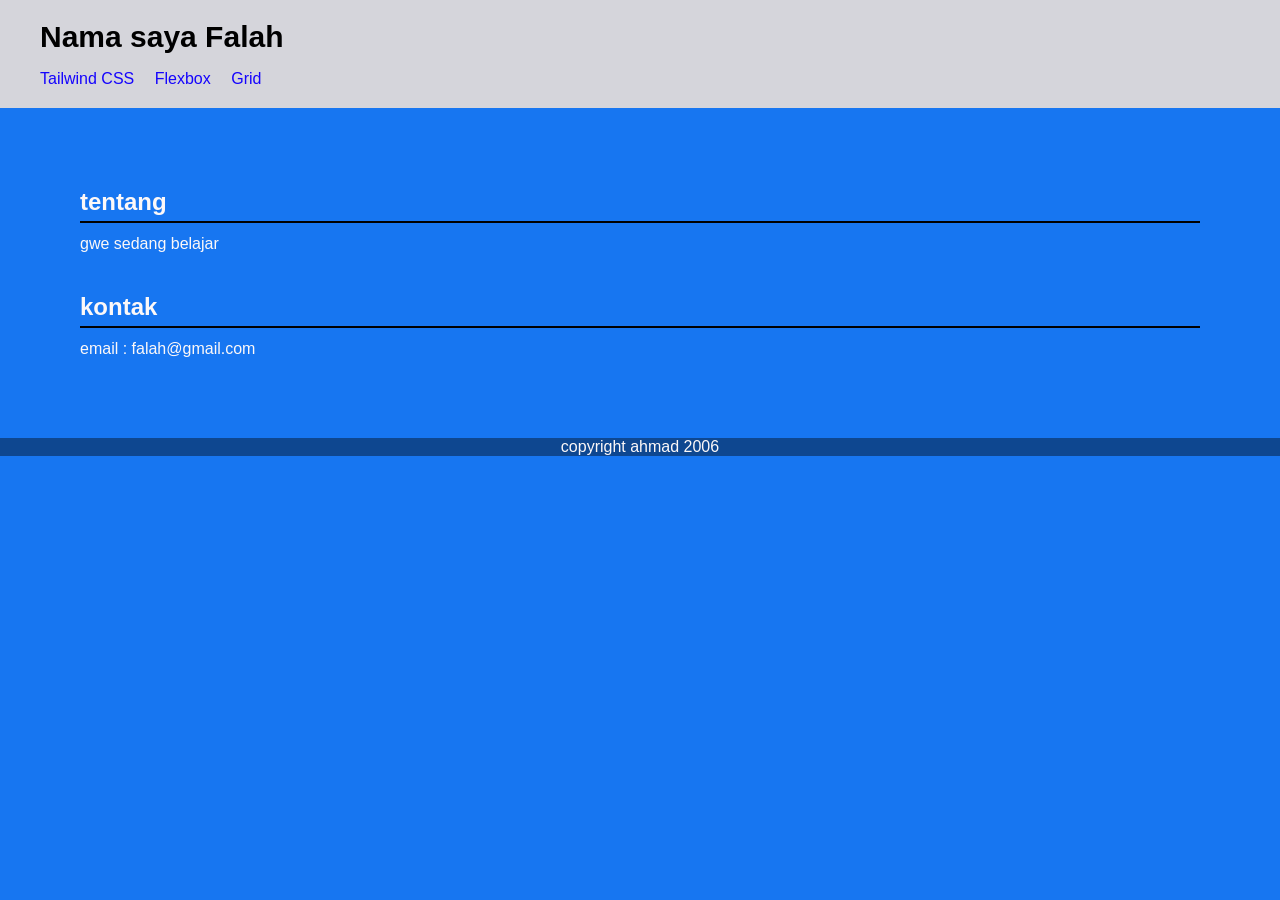
<file: index.html>
<!DOCTYPE html>
<html lang="en">
<head>
    <meta charset="UTF-8">
    <meta name="viewport" content="width=device-width, initial-scale=1.0">
    <title>Falah</title>
    <link rel="stylesheet" href="style.css">
    <meta name="description" content="Website tentang Falah">
</head>
<body>
    <header>
    <h1>Nama saya Falah</h1>
    <nav>
        <a href="tailwind/index.html">Tailwind CSS</a>
        <a href="flexbox.html">Flexbox</a>
         <a href="grid.html">Grid</a>
    </nav>
    </header>
   
    <main>
        <section id="tentang">
            <h2>tentang</h2>
            <p>gwe sedang belajar</p>
        </section>

        <section id="kontak">
            <h2>kontak</h2>
            <p>email : falah@gmail.com</p>
        </section>
    </main>

<footer>
    <p>copyright ahmad 2006</p>
</footer>

</body>
</html>
</file>
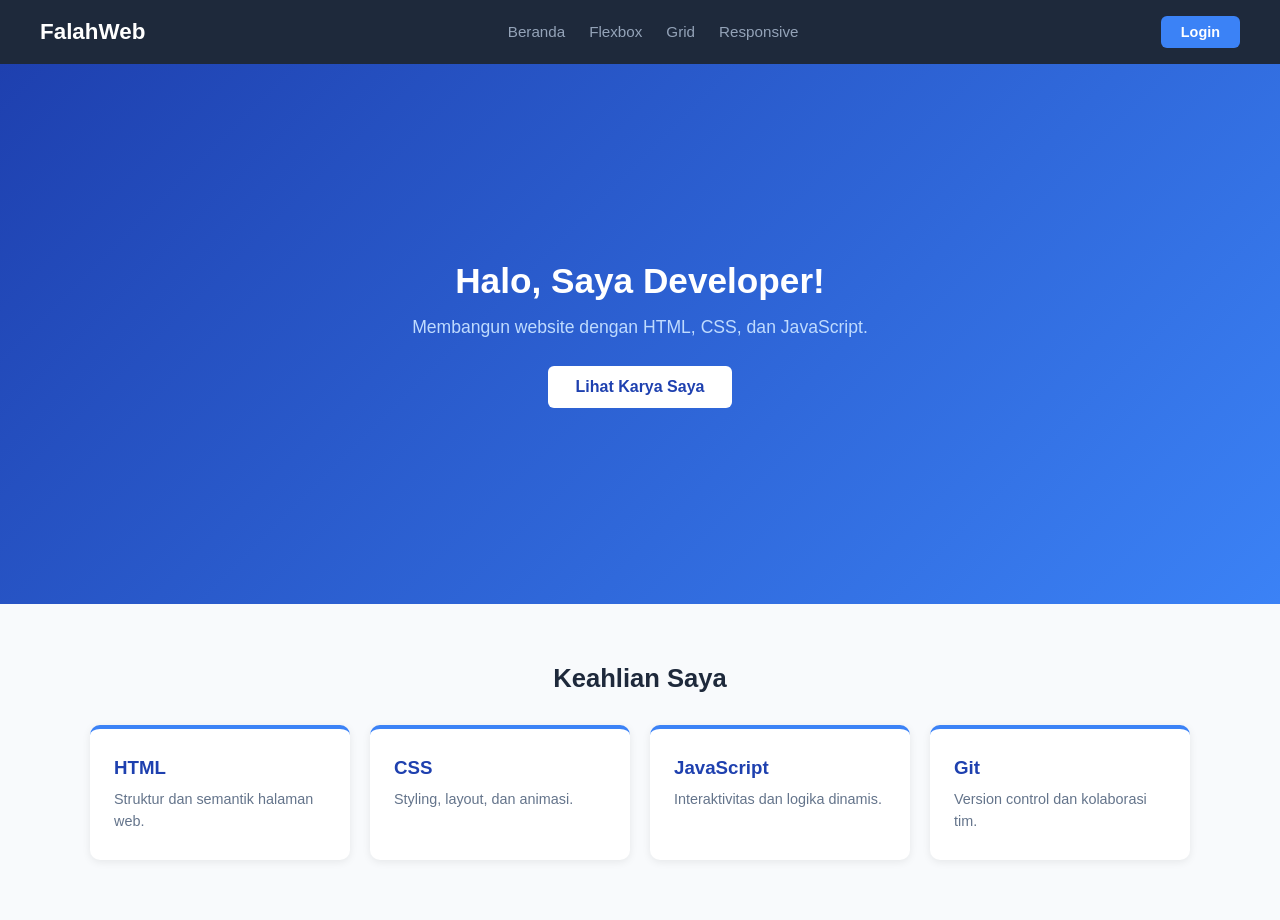
<file: flexbox.html>
<!doctype html>
<html lang="en">
  <head>
    <meta charset="UTF-8" />
    <meta name="viewport" content="width=device-width, initial-scale=1.0" />
    <title>SCweb2</title>
    <link rel="stylesheet" href="flexbox.css" />
  </head>
  <body>
    <!-- NAVBAR -->
    <nav class="navbar">
      <span class="brand">FalahWeb</span>
      <ul class="nav-links">
        <li><a href="index.html">Beranda</a></li>
        <li><a href="flexbox.html">Flexbox</a></li>
        <li><a href="grid.html">Grid</a></li>
        <li><a href="responsive.html">Responsive</a></li>
      </ul>
      <a href="#" class="btn-nav">Login</a>
    </nav>
    <!-- HERO SECTION -->
    <section class="hero">
      <div class="hero-content">
        <h1>Halo, Saya Developer!</h1>
        <p>Membangun website dengan HTML, CSS, dan JavaScript.</p>
        <a href="#" class="btn">Lihat Karya Saya</a>
      </div>
    </section>
    <!-- CARD SECTION -->
    <section class="cards-section">
      <h2>Keahlian Saya</h2>
      <div class="cards-container">
        <div class="card">
          <h3>HTML</h3>
          <p>Struktur dan semantik halaman web.</p>
        </div>
        <div class="card">
          <h3>CSS</h3>
          <p>Styling, layout, dan animasi.</p>
        </div>
        <div class="card">
          <h3>JavaScript</h3>
          <p>Interaktivitas dan logika dinamis.</p>
        </div>
        <div class="card">
          <h3>Git</h3>
          <p>Version control dan kolaborasi tim.</p>
        </div>
      </div>
    </section>
  </body>
</html>
</file>
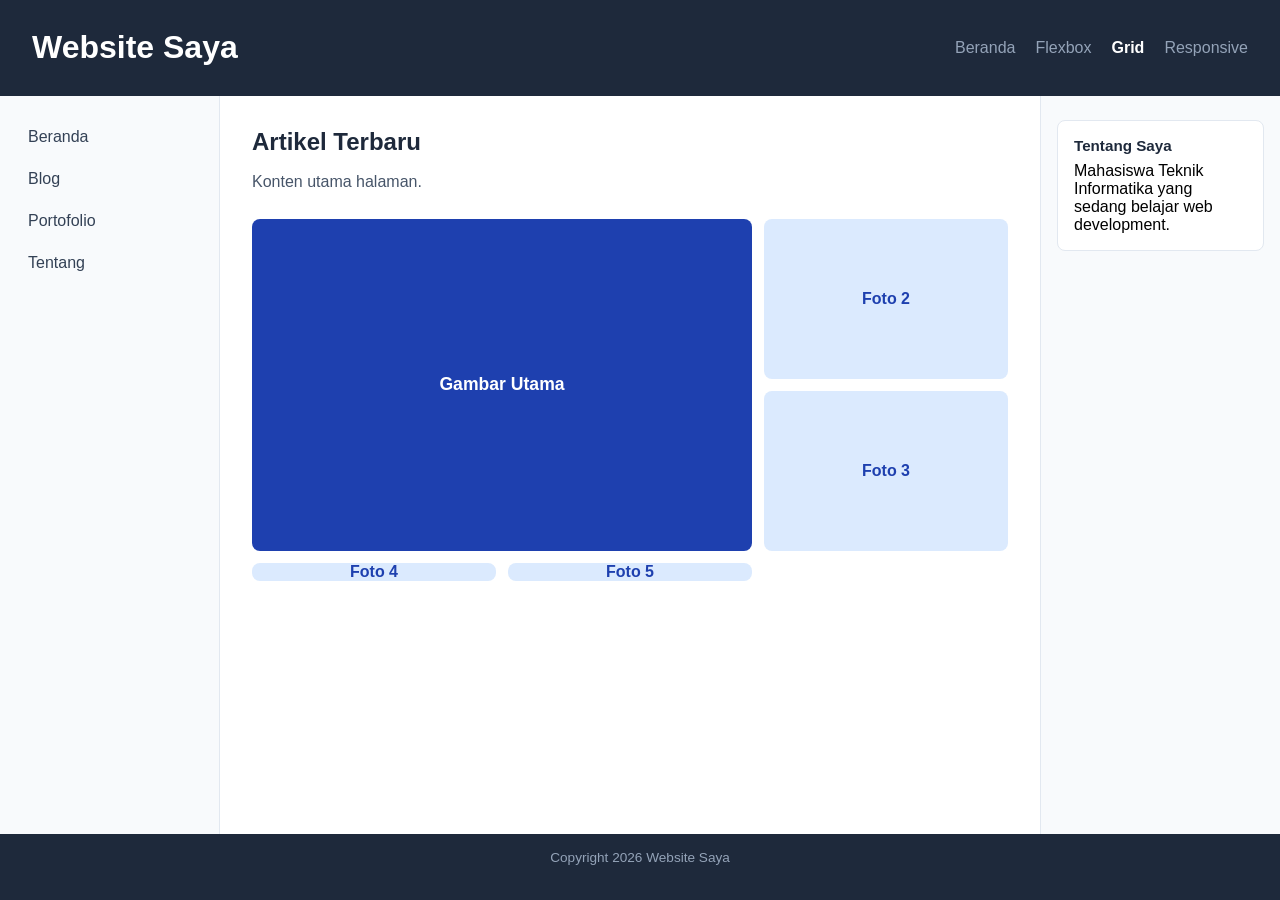
<file: grid.html>
<!DOCTYPE html>
<html lang="en">

<head>
    <meta charset="UTF-8">
    <meta name="viewport" content="width=device-width, initial-scale=1.0">
    <title>Latihan Grid</title>
    <link rel="stylesheet" href="grid.css">
</head>

<body>
    <div class="page-layout">
        <header class="site-header">
            <h1>Website Saya</h1>
            <nav class="header-nav"> <a href="index.html">Beranda</a> <a href="flexbox.html">Flexbox</a> <a
                    href="grid.html" class="active">Grid</a> <a href="responsive.html">Responsive</a> </nav>
        </header>
        <nav class="sidebar">
            <ul>
                <li><a href="#">Beranda</a></li>
                <li><a href="#">Blog</a></li>
                <li><a href="#">Portofolio</a></li>
                <li><a href="#">Tentang</a></li>
            </ul>
        </nav>
        <main class="main-content">
            <h2>Artikel Terbaru</h2>
            <p>Konten utama halaman.</p> <!-- Galeri Grid dalam Grid -->
            <div class="gallery">
                <div class="gallery-item featured">Gambar Utama</div>
                <div class="gallery-item">Foto 2</div>
                <div class="gallery-item">Foto 3</div>
                <div class="gallery-item">Foto 4</div>
                <div class="gallery-item">Foto 5</div>
            </div>
        </main>
        <aside class="widget-area">
            <div class="widget">
                <h3>Tentang Saya</h3>
                <p>Mahasiswa Teknik Informatika yang sedang belajar web development.</p>
            </div>
        </aside>
        <footer class="site-footer">
            <p>Copyright 2026 Website Saya</p>
        </footer>
    </div>
</body>

</html>
</file>
<file: style.css>
*{
    margin: 0;
    padding: 0;
    box-sizing: border-box;
}

body {
    font-family: Arial, Helvetica, sans-serif;
    background-color:rgb(23, 118, 241);
    color: rgb(252, 248, 248);
}

header {
    background-color: rgb(213, 213, 219);
    color: black;
    padding: 20px 40px;
}

header h1 {
    font-size: 30px;
    margin-bottom: 16px;
}

nav a {
    color: rgb(21, 4, 253);
    text-decoration: none;
    margin-right: 16px;
}

nav a :hover {
    color: black;
}

main {
    padding: 40px;
}

section {
    margin: 40px;
}

section h2 {
    font-size: 24px;
    border-bottom: 2px solid black;
    padding-bottom: 5px;
    margin-bottom: 12px;
}

footer {
    background-color:rgba(0, 0, 0, 0.404);
    text-align: center;
    
}
</file>
<file: flexbox.css>
/* RESET */
* {
    margin: 0;
    padding: 0;
    box-sizing: border-box;
}

body {
    font-family: Arial, sans-serif;
    background: #f8fafc;
    color: #1e293b;
}

/* NAVBAR - 3 item: brand | links | tombol login */
.navbar {
    display: flex;
    justify-content: space-between;
    /* brand kiri, links tengah, btn kanan */
    align-items: center;
    background-color: #1e293b;
    padding: 16px 40px;
}

.brand {
    color: #fff;
    font-size: 1.4rem;
    font-weight: bold;
}

.nav-links {
    display: flex;
    list-style: none;
    gap: 24px;
}

.nav-links a {
    color: #94a3b8;
    text-decoration: none;
    font-size: 0.95rem;
}

.nav-links a:hover {
    color: #fff;
}

/* Tombol login di ujung kanan navbar */
.btn-nav {
    background: #3b82f6;
    color: #fff;
    padding: 8px 20px;
    border-radius: 6px;
    text-decoration: none;
    font-size: 0.9rem;
    font-weight: bold;
}

.btn-nav:hover {
    background: #2563eb;
}

/* HERO */
.hero {
    display: flex;
    justify-content: center;
    align-items: center;
    min-height: 60vh;
    background: linear-gradient(135deg, #1e40af, #3b82f6);
    text-align: center;
}

.hero-content {
    max-width: 600px;
    padding: 40px;
}

.hero h1 {
    color: #fff;
    font-size: 2.2rem;
    margin-bottom: 16px;
}

.hero p {
    color: #bfdbfe;
    font-size: 1.1rem;
    margin-bottom: 28px;
}

.btn {
    display: inline-block;
    background: #fff;
    color: #1e40af;
    padding: 12px 28px;
    border-radius: 6px;
    font-weight: bold;
    text-decoration: none;
}

/* CARDS */
.cards-section {
    padding: 60px 40px;
}

.cards-section h2 {
    text-align: center;
    margin-bottom: 32px;
    font-size: 1.6rem;
}

.cards-container {
    display: flex;
    flex-wrap: wrap;
    /* pindah baris jika layar sempit */
    gap: 20px;
    justify-content: center;
}

.card {
    flex: 1 1 200px;
    /* tumbuh | susut | min-width 200px */
    max-width: 260px;
    background: #fff;
    border-radius: 10px;
    padding: 28px 24px;
    box-shadow: 0 2px 8px rgba(0, 0, 0, 0.08);
    border-top: 4px solid #3b82f6;
}

.card h3 {
    margin-bottom: 10px;
    color: #1e40af;
}

.card p {
    color: #64748b;
    font-size: 0.9rem;
    line-height: 1.5;
}
</file>
<file: grid.css>
* {
    margin: 0;
    padding: 0;
    box-sizing: border-box;
}

body {
    font-family: Arial, sans-serif;
    background: #f1f5f9;
}

/* LAYOUT UTAMA - grid-template-areas */
.page-layout {
    display: grid;
    grid-template-areas: 'header header header' 'sidebar content widgets' 'footer footer footer';
    grid-template-columns: 220px 1fr 240px;
    /* sidebar | konten | widget */
    grid-template-rows: auto minmax(80vh, auto) auto;
    min-height: 100vh;
}

/* Hubungkan elemen ke area */
.site-header {
    grid-area: header;
}

.sidebar {
    grid-area: sidebar;
}

.main-content {
    grid-area: content;
}

.widget-area {
    grid-area: widgets;
}

.site-footer {
    grid-area: footer;
}

/* HEADER */
.site-header {
    display: flex;
    /* flex di dalam grid! */
    justify-content: space-between;
    align-items: center;
    background: #1e293b;
    color: #fff;
    padding: 20px 32px;
}

.header-nav {
    display: flex;
    gap: 20px;
}

.header-nav a {
    color: #94a3b8;
    text-decoration: none;
}

.header-nav a.active {
    color: #fff;
    font-weight: bold;
}

/* SIDEBAR */
.sidebar {
    background: #f8fafc;
    border-right: 1px solid #e2e8f0;
    padding: 24px 16px;
}

.sidebar ul {
    list-style: none;
}

.sidebar li {
    margin-bottom: 8px;
}

.sidebar a {
    color: #334155;
    text-decoration: none;
    padding: 8px 12px;
    display: block;
    border-radius: 6px;
}

.sidebar a:hover {
    background: #e2e8f0;
}

/* MAIN CONTENT */
.main-content {
    padding: 32px;
    background: #fff;
}

.main-content h2 {
    margin-bottom: 12px;
    color: #1e293b;
}

.main-content p {
    color: #475569;
    line-height: 1.7;
    margin-bottom: 24px;
}

/* GALERI (GRID DALAM GRID) */
.gallery {
    display: grid;
    grid-template-columns: repeat(3, 1fr);
    grid-template-rows: 160px 160px;
    gap: 12px;
}

.gallery-item {
    background: #dbeafe;
    border-radius: 8px;
    display: flex;
    align-items: center;
    justify-content: center;
    color: #1e40af;
    font-weight: bold;
}

.gallery-item.featured {
    grid-column: span 2;
    /* melebar 2 kolom */
    grid-row: span 2;
    /* meninggi 2 baris */
    background: #1e40af;
    color: #fff;
    font-size: 1.1rem;
}

/* WIDGET */
.widget-area {
    background: #f8fafc;
    border-left: 1px solid #e2e8f0;
    padding: 24px 16px;
}

.widget {
    background: #fff;
    border-radius: 8px;
    padding: 16px;
    border: 1px solid #e2e8f0;
}

.widget h3 {
    margin-bottom: 8px;
    color: #1e293b;
    font-size: 0.95rem;
}

x .widget p {
    color: #64748b;
    font-size: 0.88rem;
    line-height: 1.6;
}

/* FOOTER */
.site-footer {
    background: #1e293b;
    color: #94a3b8;
    text-align: center;
    padding: 16px;
    font-size: 0.85rem;
}
</file>
